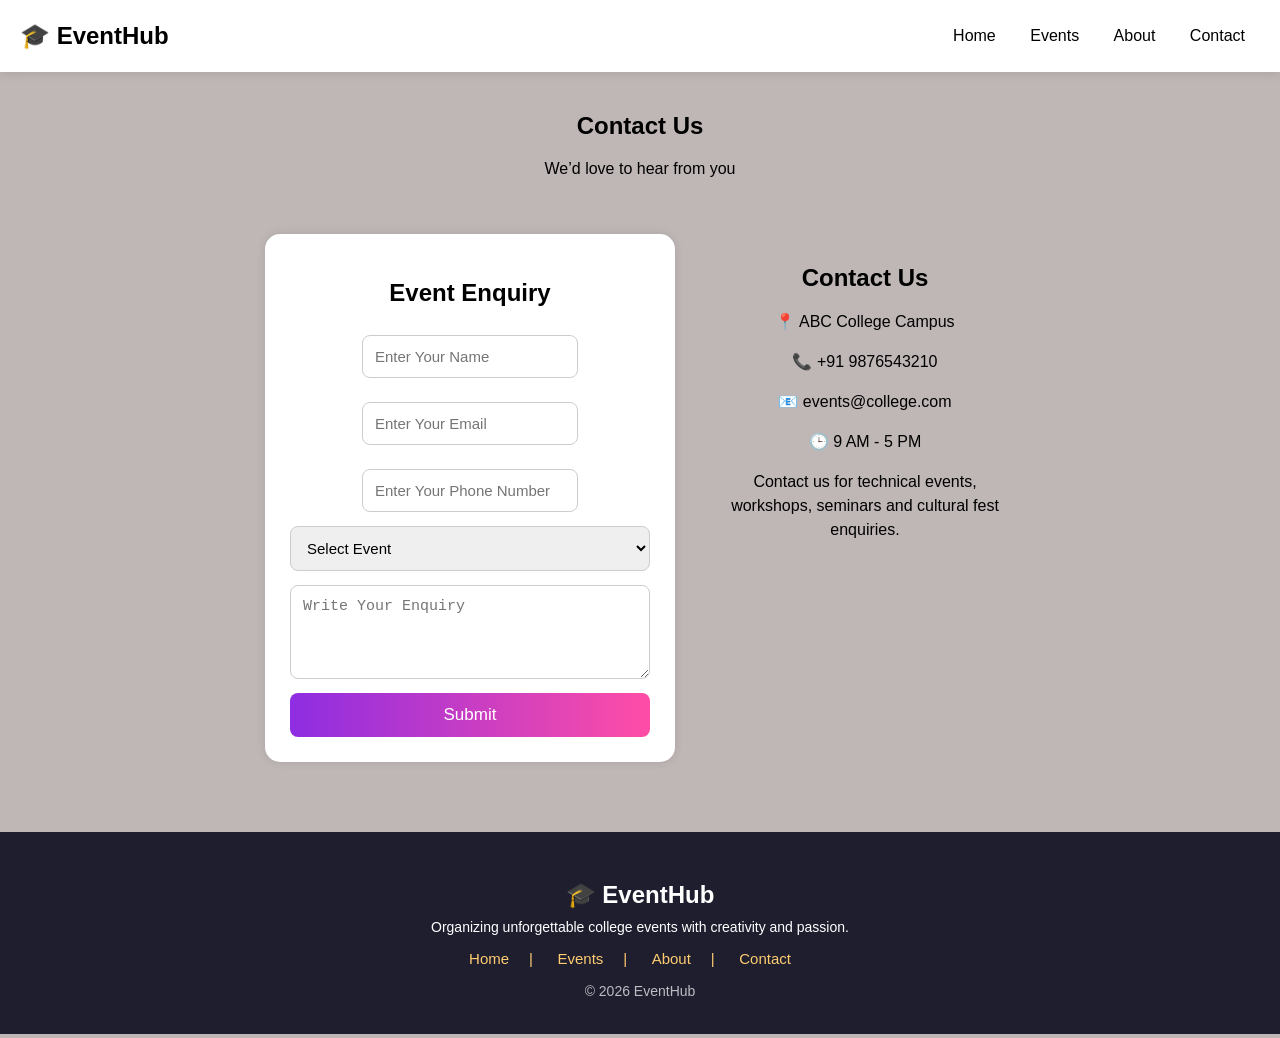
<file: contact.html>
<!DOCTYPE html>
<html>
<head>
    <title>Contact - EventHub</title>
    <link rel="stylesheet" href="style.css">
    <meta name="viewport" content="width=device-width, initial-scale=1.0">
</head>
<body>

<nav class="navbar">
    <h2>🎓 EventHub</h2>
    <ul class="nav-links">
        <li><a href="index.html">Home</a></li>
        <li><a href="events.html">Events</a></li>
        <li><a href="about.html">About</a></li>
        <li><a href="contact.html">Contact</a></li>
    </ul>
</nav>

<section class="page-header">
    <h1>Contact Us</h1>
    <p>We’d love to hear from you</p>
</section>

<section class="contact-container">

    <div class="form-section">

        <h2>Event Enquiry</h2>

        <form id="enquiryForm">

            <input type="text" placeholder="Enter Your Name" required>

            <input type="email" placeholder="Enter Your Email" required>

            <input type="tel" placeholder="Enter Your Phone Number" required>

            <select required>

                <option value="">Select Event</option>

                <option>Technical Event</option>

                <option>Cultural Event</option>

                <option>Workshop</option>

                <option>Seminar</option>

            </select>

            <textarea rows="4" placeholder="Write Your Enquiry"></textarea>

            <button type="submit">Submit</button>

        </form>

    </div>

    <div class="info-section">

        <h2>Contact Us</h2>

        <p>📍 ABC College Campus</p>

        <p>📞 +91 9876543210</p>

        <p>📧 events@college.com</p>

        <p>🕒 9 AM - 5 PM</p>

        <p>
            Contact us for technical events, workshops,
            seminars and cultural fest enquiries.
        </p>

    </div>

</section>

<footer>
    <div class="footer-content">
        <h2>🎓 EventHub</h2>
        <p>Organizing unforgettable college events with creativity and passion.</p>

        <div class="footer-links">
            <a href="index.html">Home</a>
            <a href="events.html">Events</a>
            <a href="about.html">About</a>
            <a href="contact.html">Contact</a>
        </div>

        <p class="footer-bottom">©️ 2026 EventHub</p>
    </div>
</footer>
</body>
</html>
</file>
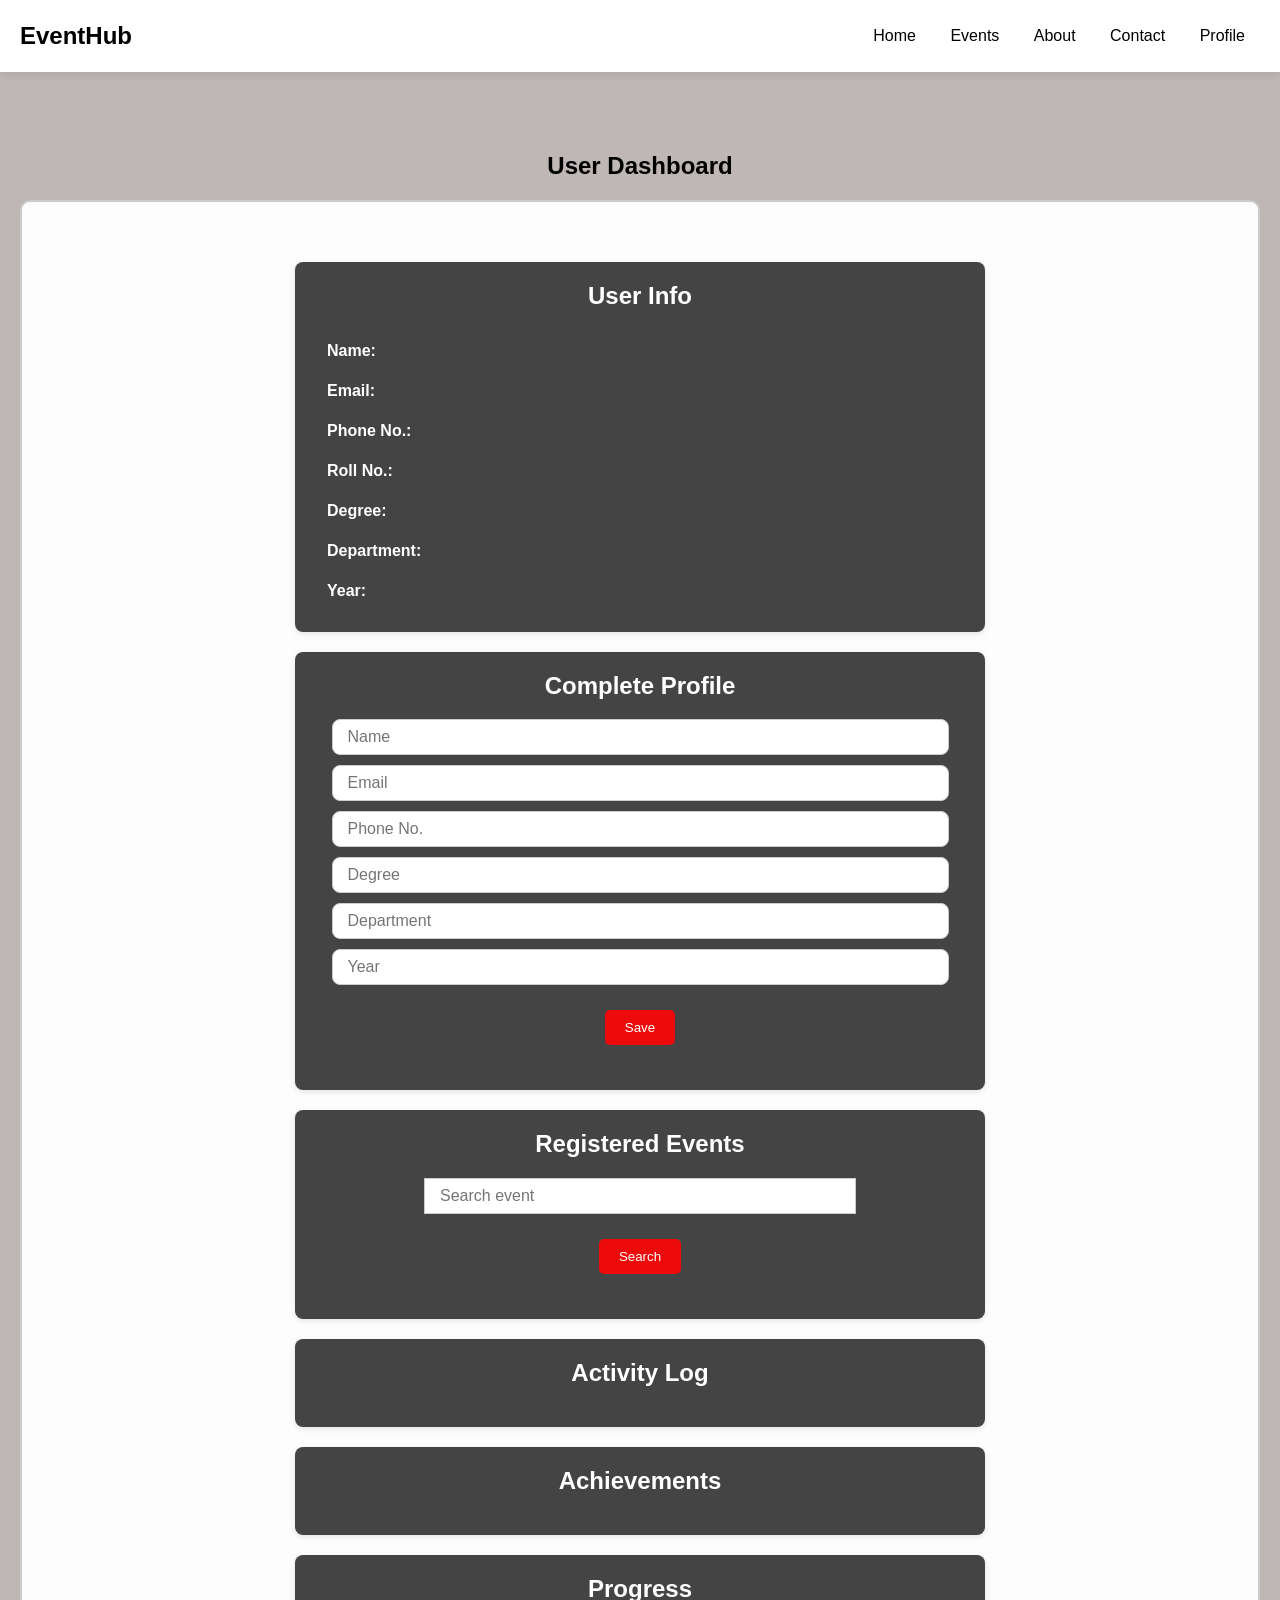
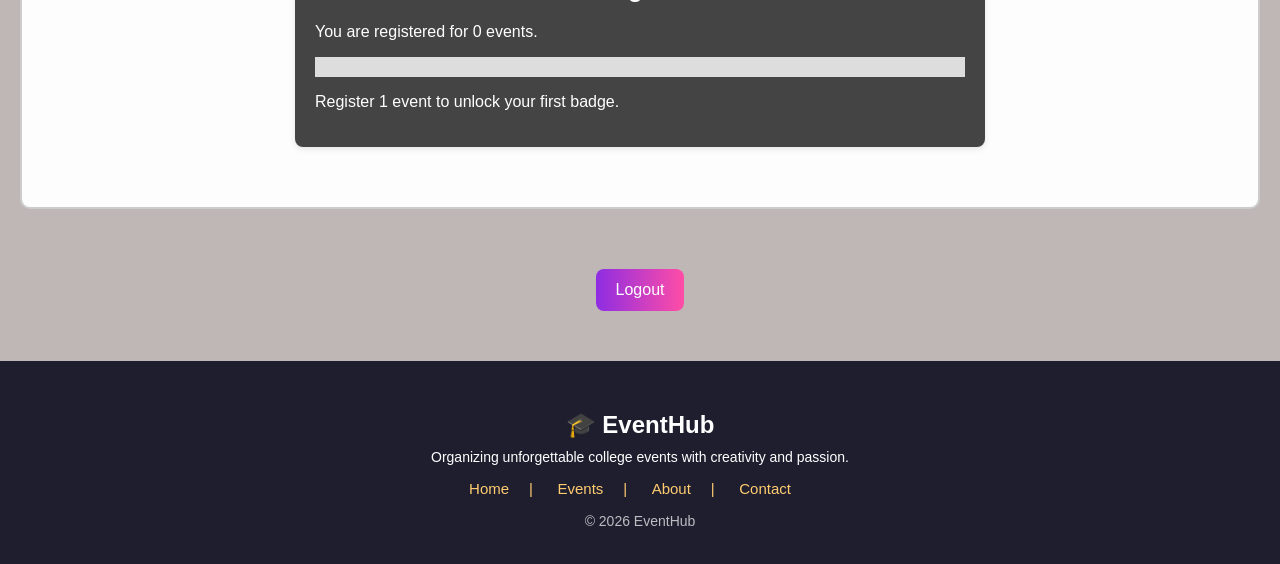
<file: projnp.html>
<!DOCTYPE html>
<html lang="en">
    <head>
        <meta charset="UTF-8">
        <meta name="viewport" content="width=device-width, initial-scale=1.0">
        <title>Profile Dashboard -EventHUb</title>
        <link rel="stylesheet" href="style.css">

    </head>
    <body>

        <nav class="navbar">
            <h2>EventHub</h2>
            <ul class="nav-links">
                <li><a href="index.html">Home</a></li>
                <li><a href="events.html">Events</a></li>
                <li><a href="about.html">About</a></li>
                <li><a href="contact.html">Contact</a></li>
                <li><a href="profilenp.html">Profile</a></li>
            </ul>
        </nav>

        <section class="dash">
            <h1 class="heading">User Dashboard</h1>

            <div class="bigbox">

                <div class="dashboard">

                    <div class="row">
                        <div class="card">
                            <h2>User Info</h2>
                            <table>
                                <tr>
                                    <th>Name:</th>
                                    <td id="user-name"></td>
                                </tr>
                                <tr>
                                    <th>Email:</th>
                                    <td id="user-email"></td>
                                </tr>
                                <tr>
                                    <th>Phone No.:</th>
                                    <td id="user-phone"></td>
                                </tr>
                                <tr>
                                    <th>Roll No.:</th>
                                    <td id="user-roll"></td>
                                </tr>
                                <tr>
                                    <th>Degree:</th>
                                    <td id="user-degree"></td>
                                </tr>
                                <tr>
                                    <th>Department:</th>
                                    <td id="user-department"></td>
                                </tr>
                                <tr>
                                    <th>Year:</th>
                                    <td id="user-year"></td>
                                </tr>
                            </table>
                        </div>

                        <div class="card">
                            <h2>Complete Profile</h2>
                            <input type="text" class="edit-input" id="edit-name" placeholder="Name">
                            <input type="text" class="edit-input" id="edit-email" placeholder="Email">
                            <input type="text" class="edit-input" id="edit-phone" placeholder="Phone No.">
                            <input type="text" class="edit-input" id="edit-degree" placeholder="Degree">
                            <input type="text" class="edit-input" id="edit-department" placeholder="Department">
                            
                            <input type="text" class="edit-input" id="edit-year" placeholder="Year">

                            <button class="save" onclick="updateProfile()">Save</button>
                        </div>
                    </div>

                    <div class="row">
                        <div class="card">
                            <h2>Registered Events</h2>
                            <input type="text" id="search-event" placeholder="Search event">
                            <button class="save" onclick="searchEvent()">Search</button>
                            <ul id="events-list"></ul>
                        </div>
                    </div>

                    <div class="row">
                        <div class="card">
                            <h2>Activity Log</h2>
                            <ul id="activity-log"></ul>
                        </div>


                    <div class="card">
                        <h2>Achievements</h2>
                        <div id="badges"></div>
                    </div>
                    <div class="card">
                        <h2>Progress</h2>
                        <p id="progress"></p>
                        <div id="progress-bar">
                            <div id="progress-fill"></div>
                        </div>
                        <p id="progress"></p>
                        <p id="progress-info"></p>

            
                    </div>
                </div>
            </div>
        </section>

<div id="logoutPopup" class="popup">

    <div class="popup-content">

        <span class="close-btn" onclick="closeLogoutPopup()">
            &times;
        </span>

        <h2>Confirm Logout</h2>

        <input type="password"
               id="logoutPassword"
               placeholder="Enter Password">

        <button onclick="confirmLogout()">
            Confirm Logout
        </button>

    </div>

</div>
        <button class="logout-btn"
        onclick="openLogoutPopup()">

    Logout

</button>

        <script src="projnp.js"></script>
        <script src="script.js"></script>
        <div id="logoutPopup" class="popup">

    <div class="popup-content">

        <span class="close-btn"
              onclick="closeLogoutPopup()">

              &times;

        </span>

        <h2>Confirm Logout</h2>

        <input type="password"
               id="logoutPassword"
               placeholder="Enter Password">

        <button onclick="confirmLogout()">

            Confirm Logout

        </button>

    </div>

</div>

<footer>
    <div class="footer-content">
        <h2>🎓 EventHub</h2>
        <p>Organizing unforgettable college events with creativity and passion.</p>

        <div class="footer-links">
            <a href="index.html">Home</a>
            <a href="events.html">Events</a>
            <a href="about.html">About</a>
            <a href="contact.html">Contact</a>
        </div>

        <p class="footer-bottom">©️ 2026 EventHub</p>
    </div>
</footer>


    </body>
</html>
</file>
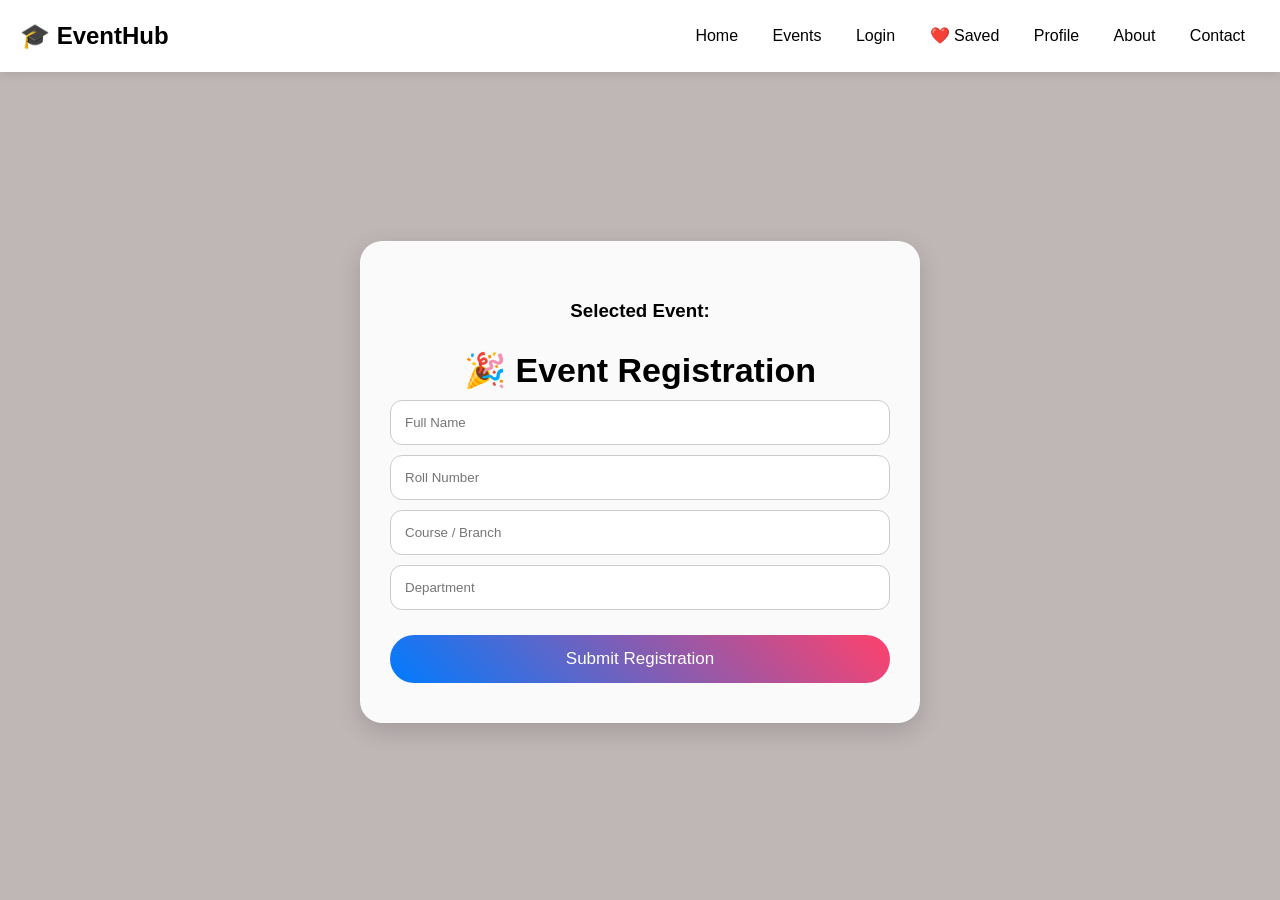
<file: register.html>
<!DOCTYPE html>
<html>
<head>
    <title>Event Registration - EventHub</title>
    <link rel="stylesheet" href="style.css">
</head>
<body>

<nav class="navbar">
    <h2>🎓 EventHub</h2>
    <ul class="nav-links">
        <li><a href="index.html">Home</a></li>
        <li><a href="events.html">Events</a></li>
        <li><a href="#" onclick="openLoginPopup()">Login</a></li>
        <li><a href="saved.html">❤️ Saved</a></li>
        <li><a href="projnp.html">Profile</a></li>
        <li><a href="about.html">About</a></li>
        <li><a href="contact.html">Contact</a></li>
        </li>
    </ul>
   
    
</nav>

<section class="register-page">
    <div class="register-box">
        <h3 id="selectedEventText">Selected Event:</h3>
        <h1>🎉 Event Registration</h1>

        <form id="eventForm">
            <input type="text" placeholder="Full Name" required>
            <input type="number" placeholder="Roll Number" required>
            <input type="text" placeholder="Course / Branch" required>
            <input type="text" placeholder="Department" required>
            <button type="submit">Submit Registration</button>
        </form>
    </div>
</section>

<div id="toast" class="toast"></div>

<script src="registration.js"></script>
</body>
</html>
</file>
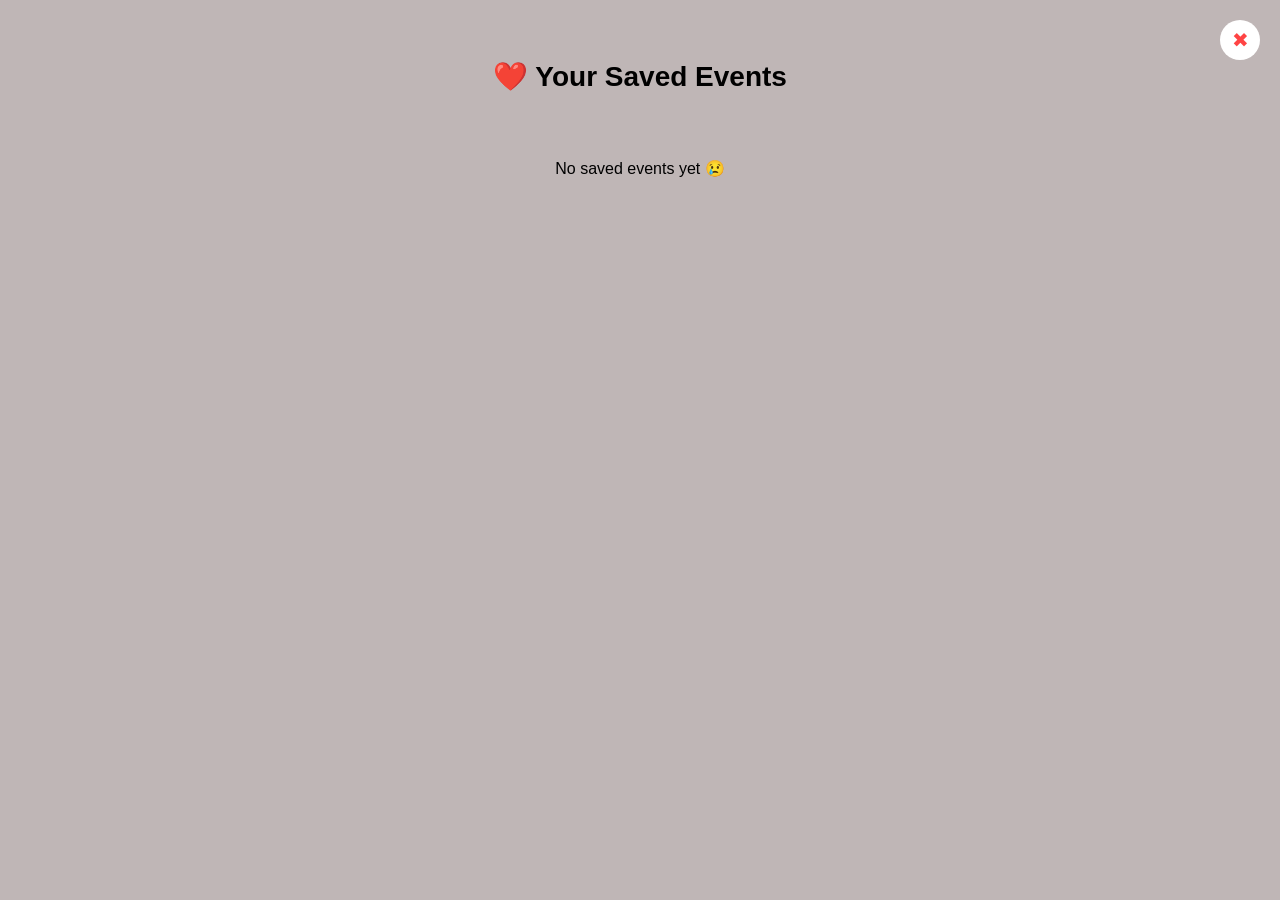
<file: saved.html>
<!DOCTYPE html>
<html>
<head>
    <title>Saved Events</title>
    <link rel="stylesheet" href="style.css">
</head>
<body>

<h1 class="saved-title">❤️ Your Saved Events</h1>


<button class="page-close-btn" onclick="goHome()">✖</button>

<div id="savedContainer"></div>

<script>
let saved = JSON.parse(localStorage.getItem("savedEvents")) || [];
let container = document.getElementById("savedContainer");

if (saved.length === 0) {
    container.innerHTML = "<p style='text-align:center;'>No saved events yet 😢</p>";
} else {
    saved.forEach(event => {
        container.innerHTML += `
            <div class="event-card" onclick="goToEvent('${event.link}')">
                <h3>${event.name}</h3>
            </div>
        `;
    });
}

function goToEvent(link) {
    window.location.href = link;
}

function goHome() {
    window.location.href = "index.html";
}


</script>

</body>
</html>
</file>
<file: style.css>
img {
    max-width: 100%;
    height: auto;
}

body {
    font-family: Arial;
    text-align: center;
    overflow-x: hidden;
    background-image: url("https://images.unsplash.com/photo-1523580494863-6f3031224c94");
    background-size: cover;
    background-attachment: fixed;
    background-color: #bfb6b6;
    background-blend-mode: lighten;
    margin:0;
}

section {
    padding: 60px 20px;
    text-align: center;
}

.grid {
    display: flex;
    justify-content: center;
    gap: 20px;
    flex-wrap: wrap;
    padding: 20px;
}


.page-header {
    padding: 20px 20px;
}



button {           
    padding: 10px 20px;
    background: rgb(237, 10, 10);
    color: white;
    border: none;
}

button:hover {     
    background: #00008b;
}


.hero-img, .card-img {          /*event categories images*/
    box-shadow: 0 4px 10px rgba(0,0,0,0.2);
}

.event-card {             /*Tech events,cultural fest box*/
    background-color: white;
    padding: 15px;
    width: 250px;
    border-radius: 15px;
    box-shadow: 0 4px 15px rgba(0,0,0,0.1);
    text-align: center;
    transition: 0.3s;
}

.event-card:hover {
    transform: translateY(-10px);
}


/*=========FOOTER===========*/


footer {
    background-color: #1e1e2f;
    color: white;
    text-align: center;
    padding: 30px 20px;
    margin-top: 50px;
}

.footer-content h2 {
    margin-bottom: 10px;
}

.footer-content p {
    font-size: 14px;
    margin: 5px 0;
}

.footer-links {
    margin: 15px 0;
}

.footer-links a {
    color: #ffcc70;
    text-decoration: none;
    margin: 0 10px;
    font-size: 15px;
}

.footer-links a::after {
    content: "|";
    margin-left: 20px;
}

.footer-links a:last-child::after {
    content: "";
}

.footer-links a:hover {
    text-decoration: underline;
}

.footer-bottom {
    margin-top: 10px;
    font-size: 13px;
    opacity: 0.7;
}

.footer-content {
    max-width: 1000px;   /* controls width */
    margin: 0 auto;      /* centers it */
    padding: 0 20px;     /* equal space left & right */
}



/* ===== NAVBAR ===== */

.navbar {
    display: flex;
    justify-content: space-between;
    align-items: center;
    padding: 2px 20px;
    background: white;
    box-shadow: 0 2px 10px rgba(0,0,0,0.1);
}

.nav-links li {
    display: inline;
    margin: 0 15px;
}

.nav-links a {
    text-decoration: none;
    color: black;
    font-weight: 500;
}

.nav-links a:hover {
    color: #007BFF;
}

/* ===== HOME PAGE ===== */

.hero {                /*first pic(background) on home page*/
    text-align: center;
    padding: 80px 20px;
    background: linear-gradient(rgba(0,0,0,0.5), rgba(0,0,0,0.5)),
                url("https://images.unsplash.com/photo-1505373877841-8d25f7d46678") no-repeat center;
    background-size: cover;
    color: white;
}


.hero h1 {
    font-size: 40px;
}

.hero p {
    font-size: 18px;
}

.hero img {
    width: 300px;
    border-radius: 15px;
    margin-top: 20px;
}

.hero button {
    margin-top: 20px;
    padding: 10px 25px;
    border: none;
    background: #007BFF;
    color: white;
    border-radius: 20px;
    cursor: pointer;
}

.hero button:hover {
    background: black;
}


/* Premium Quote Section */
.quote-section {
    padding: 70px 20px;
}

.quote-banner {
    position: relative;
    max-width: 1000px;
    margin: auto;
    border-radius: 25px;
    overflow: hidden;
    background: url("https://images.unsplash.com/photo-1511578314322-379afb476865?w=1200") center/cover no-repeat;
    min-height: 320px;
    display: flex;
    align-items: center;
    justify-content: center;
    box-shadow: 0 10px 35px rgba(0,0,0,0.25);
}

.quote-overlay {
    position: absolute;
    inset: 0;
    background: linear-gradient(135deg, rgba(0,0,0,0.65), rgba(0,123,255,0.45), rgba(255,65,108,0.45));
}

.quote-content {
    position: relative;
    z-index: 2;
    color: white;
    padding: 40px;
    max-width: 800px;
    text-align: center;
}

.small-text {
    font-size: 18px;
    letter-spacing: 2px;
    text-transform: uppercase;
    color: #ffd700;
    margin-bottom: 15px;
    font-weight: bold;
}

.main-quote {
    font-size: 34px;
    line-height: 1.6;
    font-weight: bold;
    margin-bottom: 20px;
    text-shadow: 2px 2px 10px rgba(0,0,0,0.4);
}

.main-quote span {
    color: #ffd700;
    font-style: italic;
}

.quote-author {
    font-size: 20px;
    font-style: italic;
    color: #f1f1f1;
}


/* ===== EVENTS ===== */
/* your other styles here */

.event-img {           /*hackathon,debate*/
    width: 100%;
    max-width: 350px;   /* max size limit */
    height: 220px;
    object-fit: cover;  /* prevents stretching */
    border-radius: 10px;

    display: block;
    margin: 20px auto;
}


.event-details {
    background: rgba(255,255,255,0.9);
    padding: 30px;
    margin: 40px auto;
    width: 80%;
    border-radius: 15px;
}

.event-details:hover {
    transform: translateY(-5px);
    transition: 0.3s;
}


.card-img {             /*Tech Events,Academic Events*/
    width: 100%;
    max-width: 250px;   /* smaller cards */
    height: 130px;
    object-fit: cover;
    border-radius: 10px;
    margin: auto;
    display:block;
}



/* ===== ABOUT PAGE (MATCHES YOUR THEME) ===== */


.team-card {
    background: white;
    padding: 15px;
    width: 220px;
    border-radius: 15px;
    box-shadow: 0 4px 15px rgba(0,0,0,0.1);
    text-align: center;
    transition: 0.3s;
    font-size: larger;
}

.team-card:hover {
    transform: translateY(-10px);
}


.about-hero {
    text-align: center;
    padding: 80px 20px;
}

.about-section {
    display: flex;
    align-items: center;
    justify-content: center;
    gap: 40px;
    flex-wrap: wrap;
}

.about-text {
    max-width: 550px;
    text-align: justify;
    font-size: 20px;
}

.about-img img {
    width: 400px;
    border-radius: 15px;
}

.about-grid {
    display: flex;
    justify-content: center;
    align-items: center;
    gap: 80px;
    flex-wrap: wrap;
    padding: 50px;
}

/* reverse layout */
.reverse {
    flex-direction: row-reverse;
}


/* ===== CONTACT PAGE ===== */

.contact-container {
    display: flex;
    justify-content: center;
    gap: 20px;
    padding: 60px 20px;
    flex-wrap: wrap;
}

.contact-info {
    max-width: 350px;
    text-align: center;
}

.register {
    margin-top: 20px;
}





/* ============================= */
/* 📱 RESPONSIVE DESIGN */
/* ============================= */

/* Tablets */
@media (max-width: 992px) {

    .navbar {
        flex-direction: column;
        padding: 15px;
    }

    .nav-links {
        padding: 0;
        margin-top: 10px;
        display: flex;
        flex-wrap: wrap;
        justify-content: center;
    }

    .nav-links li {
        display: inline-block;
        margin: 8px 10px;
    }

    .hero h1,
    .about-hero-box h1 {
        font-size: 34px;
    }

    .hero p,
    .about-hero-box p {
        font-size: 17px;
    }

    .hero img {
        width: 250px;
    }

    .banner-img {
        width: 95%;
        height: 220px;
    }

    .about-section {
        flex-direction: column;
        gap: 25px;
        text-align: center;
    }

    .about-text {
        text-align: center;
        max-width: 90%;
    }

    .about-img img {
        width: 90%;
    }

    .event-details {
        width: 90%;
        padding: 25px 20px;
    }

    .event-card {
    width: 45%;
    }

    .card-img {
    height: 140px;
    }

    form {
        width: 90%;
    }

    .contact-container {
        flex-direction: column;
        align-items: center;
    }

    .quote-box {
        font-size: 20px;
        padding: 28px 20px;
    }

    .gallery-row img {
        width: 240px;
        height: 170px;
    }

}


/* Mobile Phones */
@media (max-width: 600px) {

    body {
        text-align: center;
    }

    .navbar h2 {
        font-size: 24px;
        margin-bottom: 10px;
    }

    .nav-links {
        display: flex;
        flex-wrap: wrap;
        justify-content: center;
        padding: 0;
    }

    .nav-links li {
        margin: 6px 8px;
    }

    .nav-links a {
        font-size: 14px;
    }

    .hero {
        padding: 60px 15px;
    }

    .hero h1,
    .about-hero-box h1 {
        font-size: 28px;
        line-height: 1.3;
    }

    .hero p,
    .about-hero-box p {
        font-size: 15px;
        line-height: 1.6;
    }

    .hero img {
        width: 90%;
        max-width: 260px;
    }

    .hero button,
    .about-btn,
    button {
        font-size: 14px;
        padding: 10px 18px;
    }

    .banner-img {
        width: 95%;
        height: 180px;
    }

    section {
        padding: 45px 15px;
    }

    .about-hero {
        min-height: 70vh;
        padding: 30px 15px;
    }

    .about-hero-box {
        padding: 30px 20px;
        border-radius: 20px;
    }

    .about-mini {
        font-size: 15px;
    }

    .about-text {
        padding: 22px;
        max-width: 95%;
    }

    .about-text h2,
    .team h2,
    .stats h2,
    .interest h2,
    .mini-gallery h2 {
        font-size: 28px;
    }

    .about-text p {
        font-size: 16px;
    }

    .event-card {
        width: 90%;
        max-width: 300px;
        margin: auto;
    }

    .card-img {
        height: 170px;
    }

    .grid {
        gap: 18px;
        padding: 10px;
    }

    .event-img {
        max-width: 100%;
        height: auto;
    }

    .event-details {
        width: 92%;
        padding: 20px 15px;
    }

    form {
        width: 95%;
        padding: 18px;
    }

    input, textarea {
        width: 95%;
        font-size: 14px;
    }

    .contact-info {
        max-width: 95%;
    }

    .quote-box {
        font-size: 18px;
        padding: 25px 18px;
        border-radius: 18px;
    }

    .interest-buttons a {
        font-size: 14px;
        padding: 9px 15px;
    }

    .stats .event-card h3 {
        font-size: 32px;
    }

    .gallery-row img {
        width: 90%;
        max-width: 320px;
        height: 200px;
    }

    .footer {
        font-size: 14px;
        padding: 12px;
    }

    .footer-links {
    display: flex;
    flex-direction: column;
    gap: 8px;
}
}



/* ============================= */
/* LOGIN / SIGNUP POPUP */
/* ============================= */

.popup-overlay {
    position: fixed;
    top: 0;
    left: 0;
    width: 100%;
    height: 100%;

    background: rgba(0,0,0,0.5);
    display: none;

    justify-content: center;
    align-items: center;

    z-index: 9999;
}

.popup-box {
    background: white;
    padding: 25px;
    border-radius: 12px;
    width: 300px;

    text-align: center;
    z-index: 10000;
}

@keyframes popupFade {
    from {
        opacity: 0;
        transform: scale(0.85);
    }
    to {
        opacity: 1;
        transform: scale(1);
    }
}

.popup-box h1 {
    margin-bottom: 10px;
    font-size: 30px;
}

.popup-box p {
    color: #555;
    margin-bottom: 20px;
}

.popup-box form {
    background: transparent;
    width: 100%;
    padding: 0;
    box-shadow: none;
}

.popup-box input {
    width: 100%;
    padding: 14px;
    margin: 10px 0;
    border: 1px solid #ccc;
    border-radius: 12px;
    font-size: 15px;
    box-sizing: border-box;
}

.popup-box button {
    width: 100%;
    padding: 14px;
    margin-top: 15px;
    border: none;
    background: linear-gradient(45deg, #007BFF, #ff416c);
    color: white;
    font-size: 17px;
    border-radius: 30px;
    cursor: pointer;
}

.popup-box button:hover {
    background: linear-gradient(45deg, #ff416c, #007BFF);
}

.switch-text {
    margin-top: 18px;
    font-size: 15px;
}

.switch-text a {
    color: #007BFF;
    font-weight: bold;
    text-decoration: none;
}

.switch-text a:hover {
    color: #ff416c;
}

.close-btn {
    position: absolute;
    top: 10px;
    right: 15px;
    font-size: 24px;
    text-decoration: none;
    color: #333;
    cursor: pointer;
}

.close-btn:hover {
    color: red;
}


/* ============================= */
/* REGISTRATION PAGE */
/* ============================= */

.register-page {
    min-height: 80vh;
    display: flex;
    justify-content: center;
    align-items: center;
    padding: 50px 20px;
}

.register-box {
    background: rgba(255,255,255,0.93);
    padding: 40px 30px;
    border-radius: 22px;
    width: 100%;
    max-width: 500px;
    text-align: center;
    box-shadow: 0 8px 25px rgba(0,0,0,0.15);
}

.register-box h1 {
    margin-bottom: 10px;
    font-size: 34px;
}

.register-box p {
    margin-bottom: 20px;
    color: #444;
}

.register-box form {
    background: transparent;
    width: 100%;
    padding: 0;
    box-shadow: none;
}

.register-box input {
    width: 100%;
    padding: 14px;
    margin: 10px 0;
    border-radius: 12px;
    border: 1px solid #ccc;
    box-sizing: border-box;
}

.register-box button {
    width: 100%;
    padding: 14px;
    margin-top: 15px;
    border: none;
    background: linear-gradient(45deg, #007BFF, #ff416c);
    color: white;
    font-size: 17px;
    border-radius: 30px;
    cursor: pointer;
}

/* ===== NEW PREMIUM REGISTER POPUP ===== */

.premium-popup {
    background: rgba(255,255,255,0.95);
    backdrop-filter: blur(15px);
    border-radius: 20px;
    padding: 30px;
    text-align: center;
    width: 100%;
    max-width: 380px;
}

body.blur > *:not(.popup-overlay):not(.toast) {
    filter: blur(6px);
}

.popup-actions {
    margin-top: 20px;
}

.confirm-btn {
    background: linear-gradient(45deg, #00c853, #69f0ae);
    padding: 10px 20px;
    border-radius: 25px;
    border: none;
    color: white;
    cursor: pointer;
    margin-right: 10px;
}

.cancelBtn {
    background: linear-gradient(45deg, #ff1744, #ff8a80);
    padding: 10px 20px;
    border-radius: 100px;
    border: none;
    color: white;
    cursor: pointer;


}

.confirm-btn:hover,
.cancel-btn:hover {
    opacity: 0.9;
}


.toast {
    position: fixed;
    bottom: 20px;
    right: 20px;

    background: linear-gradient(45deg, #00c853, #69f0ae);
    color: white;

    padding: 14px 22px;
    border-radius: 30px;

    font-size: 15px;
    font-weight: bold;

    box-shadow: 0 8px 25px rgba(0,0,0,0.2);

    opacity: 0;
    transform: translateY(20px); /* slide up effect */
    transition: 0.4s ease;
    z-index: 99999;
}

.toast.show {
    opacity: 1;
    transform: translateY(0);
}

.toast.hide {
    opacity: 0;
    transform: translateY(20px);
}

/* Dashboard */

.dashboard {
    padding: 20px;
    background: #fdfdfd;
    text-align: center;

}

.card {
    background: #fff;
    border-radius: 8px;
    box-shadow: 0 2px 6px rgba(0,0,0,0.1);
    margin: 20px auto;
    padding: 20px;
    max-width: 650px;
    text-align: left;
    background-color:#444;
    color:white;
    

}

.card h2 {
    margin-top: 0;
    color:white;
    text-align:center;
}

.bigbox{
  border: 2px solid #ccc;
  border-radius: 10px;
  padding: 20px;
  background: #fdfdfd;
  max-width:1200px;
  margin: 0 auto;
  
 
}

.save {
  display: block;
  max-width: 100px;
  margin: 25px auto;
  border-radius: 5px;
}

th {
  padding: 10px;
}

#events-list li,
#activity-log li {
  margin-bottom: 10px;  
  padding-bottom: 5px;   
}

#events-list,
#activity-log {
  padding-left: 20px;   
  margin-bottom: 20px;  
}

input {
  display: block;
  margin: 10px auto;
  max-width: 600px;
}

.edit-input{
    width:90%;
    max-width:600px;
    padding:12px 15px;
    font-size:16px;
    border:1px solid #ccc;
    border-radius:8px;
    margin:10px auto;
    display:block;
    height:10px;
}

/*badge*/

.badge {
  display: inline-block;
  margin: 10px;
  padding: 12px 20px;
  border-radius: 25px;
  background: #eee;
  color: #333;
  font-weight: bold;
  box-shadow: 0 2px 5px rgba(0,0,0,0.2);
  transition: transform 0.3s ease, background 0.3s ease;
}

.badge.unlocked {
  background: linear-gradient(135deg, #fffa9d, #fff);
  border: 2px solid gold;
  box-shadow: 0 0 10px gold;
  animation: popIn 0.5s ease;
}

.badge:hover {
  transform: scale(1.05);
  background: linear-gradient(135deg, #fffacd, #fff);
}

@keyframes popIn {
  from { transform: scale(0.8); opacity: 0; }
  to { transform: scale(1); opacity: 1; }
}

.badge-sub {
  display:block;
  font-size:0.8em;
  color:#666;
  margin-top:4px;
}


@keyframes fadeInOut {
  0% {
    opacity: 0;
    transform: translate(-50%, -50%) scale(0.9);
  }
  10% {
    opacity: 1;
    transform: translate(-50%, -50%) scale(1);
  }
  90% {
    opacity: 1;
    transform: translate(-50%, -50%) scale(1);
  }
  100% {
    opacity: 0;
    transform: translate(-50%, -50%) scale(0.9);
  }
}


#progress-fill{
background: linear-gradient(135deg, #fffa9d, #fff);
height:20px;
width:0%;
}

#progress-bar{
width:100%;
 background:#ddd;
}


#search-event{
    width:400px;
    max-width:1000px;
    padding:12px 15px;
    font-size:16px;
    border:1px solid #ccc;
    margin:10px auto;
    display:block;
    height:10px;
}


.quote-line {
  font-style: italic;
  margin: 8px 0;
  color: #333;
}


#extra-sections {
  margin-top: 20px;
  text-align: center;
  font-style: italic;
  font-size: 1.4em;
  color: #444;
  transition: opacity 0.5s;
}

.countdown {
    font-size: 1.5rem;
    font-weight: bold;
    color: black;
    background: rgb(231, 230, 230);
    padding: 10px 20px;
    border-radius: 8px;
    display: inline-block;
    margin-top: 10px;
    box-shadow: 0 0 10px rgba(255, 77, 77, 0.7);
    animation: pulse 1.5s infinite;
}

@keyframes pulse {
    0% { box-shadow: 0 0 10px rgba(255,77,77,0.7); }
    50% { box-shadow: 0 0 20px rgba(255,77,77,1); }
    100% { box-shadow: 0 0 10px rgba(255,77,77,0.7); }
}


#reminderBtn {
    background: linear-gradient(45deg, #ff4d4d, #ffcc00);
    color: #fff;
    font-size: 16px;
    font-weight: bold;
    padding: 12px 24px;
    border: none;
    border-radius: 30px;
    cursor: pointer;
    margin-top: 15px;
    transition: all 0.3s ease;
    box-shadow: 0 0 15px rgba(255, 204, 0, 0.8);
}

#reminderBtn:hover {
    transform: scale(1.05);
    box-shadow: 0 0 25px rgba(255, 204, 0, 1);
}

#reminderBtn:active {
    transform: scale(0.95);
}

/* HEART BUTTON */
.event-img-container {
    position: relative; 
}


.action-buttons {
    position: absolute;
    top: -12px;    
    right: -12px;  
    display: flex;
    gap: 10px;     
}

.heart-btn {
    font-size: 22px;
    background: #fff;
    border-radius: 50%;
    width: 48px;
    height: 48px;
    cursor: pointer;
    display: flex;
    align-items: center;
    justify-content: center;
    box-shadow: 0 2px 8px rgba(0,0,0,0.2);
}

.heart-btn.active {
    color: red;
}

/* Saved Page */

#savedContainer {
    display: flex;
    justify-content: center;  
    align-items: flex-start;   
    flex-wrap: wrap;          
    gap: 20px;                 
    padding: 30px;
}


.saved-card {
    background: #fff;
    border-radius: 8px;
    box-shadow: 0 2px 8px rgba(0,0,0,0.2);
    padding: 20px;
    width: 250px;            
    text-align: center;
}

.saved-title {
    text-align: center;
    margin-top: 60px;   /* pushes it down */
    margin-bottom: 20px; /* spacing below */
    font-size: 28px;
    font-weight: bold;
}

.page-close-btn {
    position: absolute;
    top: 20px;              /* adjust to sit near the top */
    right: 20px;            /* very top-right corner */
    background-color: #fff;
    color: #ff4444;
    border-radius: 50%;
    width: 40px;
    height: 40px;
    font-size: 20px;
    cursor: pointer;
    display: flex;
    align-items: center;
    justify-content: center;
    transition: background-color 0.3s ease, transform 0.2s ease;
    z-index: 1000;       
}

.page-close-btn:hover {
    background-color: #ff4444;
    color: #fff;
    transform: scale(1.1);
}

.page-close-btn:active {
    transform: scale(0.9);
}

/* CONTACT PAGE */

.contact-container{

    display: flex;

    justify-content: center;

    align-items: flex-start;

    gap: 40px;

    padding: 20px 40px;

    flex-wrap: wrap;

}


.form-section{

    background: white;

    width: 360px;

    padding: 25px;

    border-radius: 15px;

    box-shadow: 0 0 10px rgba(0,0,0,0.1);

}

.form-section h2{

    text-align: center;

    margin-bottom: 18px;

}

#enquiryForm{

    display: flex;

    flex-direction: column;

}

#enquiryForm input,
#enquiryForm select,
#enquiryForm textarea{

    margin-bottom: 14px;

    padding: 12px;

    border: 1px solid #ccc;

    border-radius: 8px;

    font-size: 15px;

}

#enquiryForm button{

    background: linear-gradient(to right,#8e2de2,#ff4da6);

    color: white;

    border: none;

    padding: 12px;

    border-radius: 8px;

    font-size: 17px;

    cursor: pointer;

    transition: 0.3s;

}

#enquiryForm button:hover{

    transform: scale(1.03);

}

.info-section{

    width: 300px;

    padding-top: 10px;

}

.info-section h2{

    margin-bottom: 18px;

}

.info-section p{

    margin-bottom: 14px;

    font-size: 16px;

    line-height: 1.5;

}

.logout-btn{
    background: linear-gradient(to right,#8e2de2,#ff4da6);
    color: white;
    border: none;
    padding: 12px 20px;
    border-radius: 8px;
    cursor: pointer;
    font-size: 16px;
}

.popup{
    display: none;
    position: fixed;
    top: 0;
    left: 0;
    width: 100%;
    height: 100%;
    background: rgba(0,0,0,0.5);
    justify-content: center;
    align-items: center;
    z-index: 1000;
}

.popup-content{
    background: white;
    padding: 30px;
    border-radius: 15px;
    width: 320px;
    text-align: center;
    position: relative;
}

.popup-content h2{
    margin-bottom: 20px;
}

.popup-content input{
    width: 100%;
    padding: 12px;
    margin-bottom: 15px;
    border: 1px solid #ccc;
    border-radius: 8px;
}

.popup-content button{
    background: linear-gradient(to right,#8e2de2,#ff4da6);
    color: white;
    border: none;
    padding: 12px;
    width: 100%;
    border-radius: 8px;
    cursor: pointer;
}

.close-btn{
    position: absolute;
    top: 10px;
    right: 15px;
    font-size: 24px;
    cursor: pointer;
}
</file>
